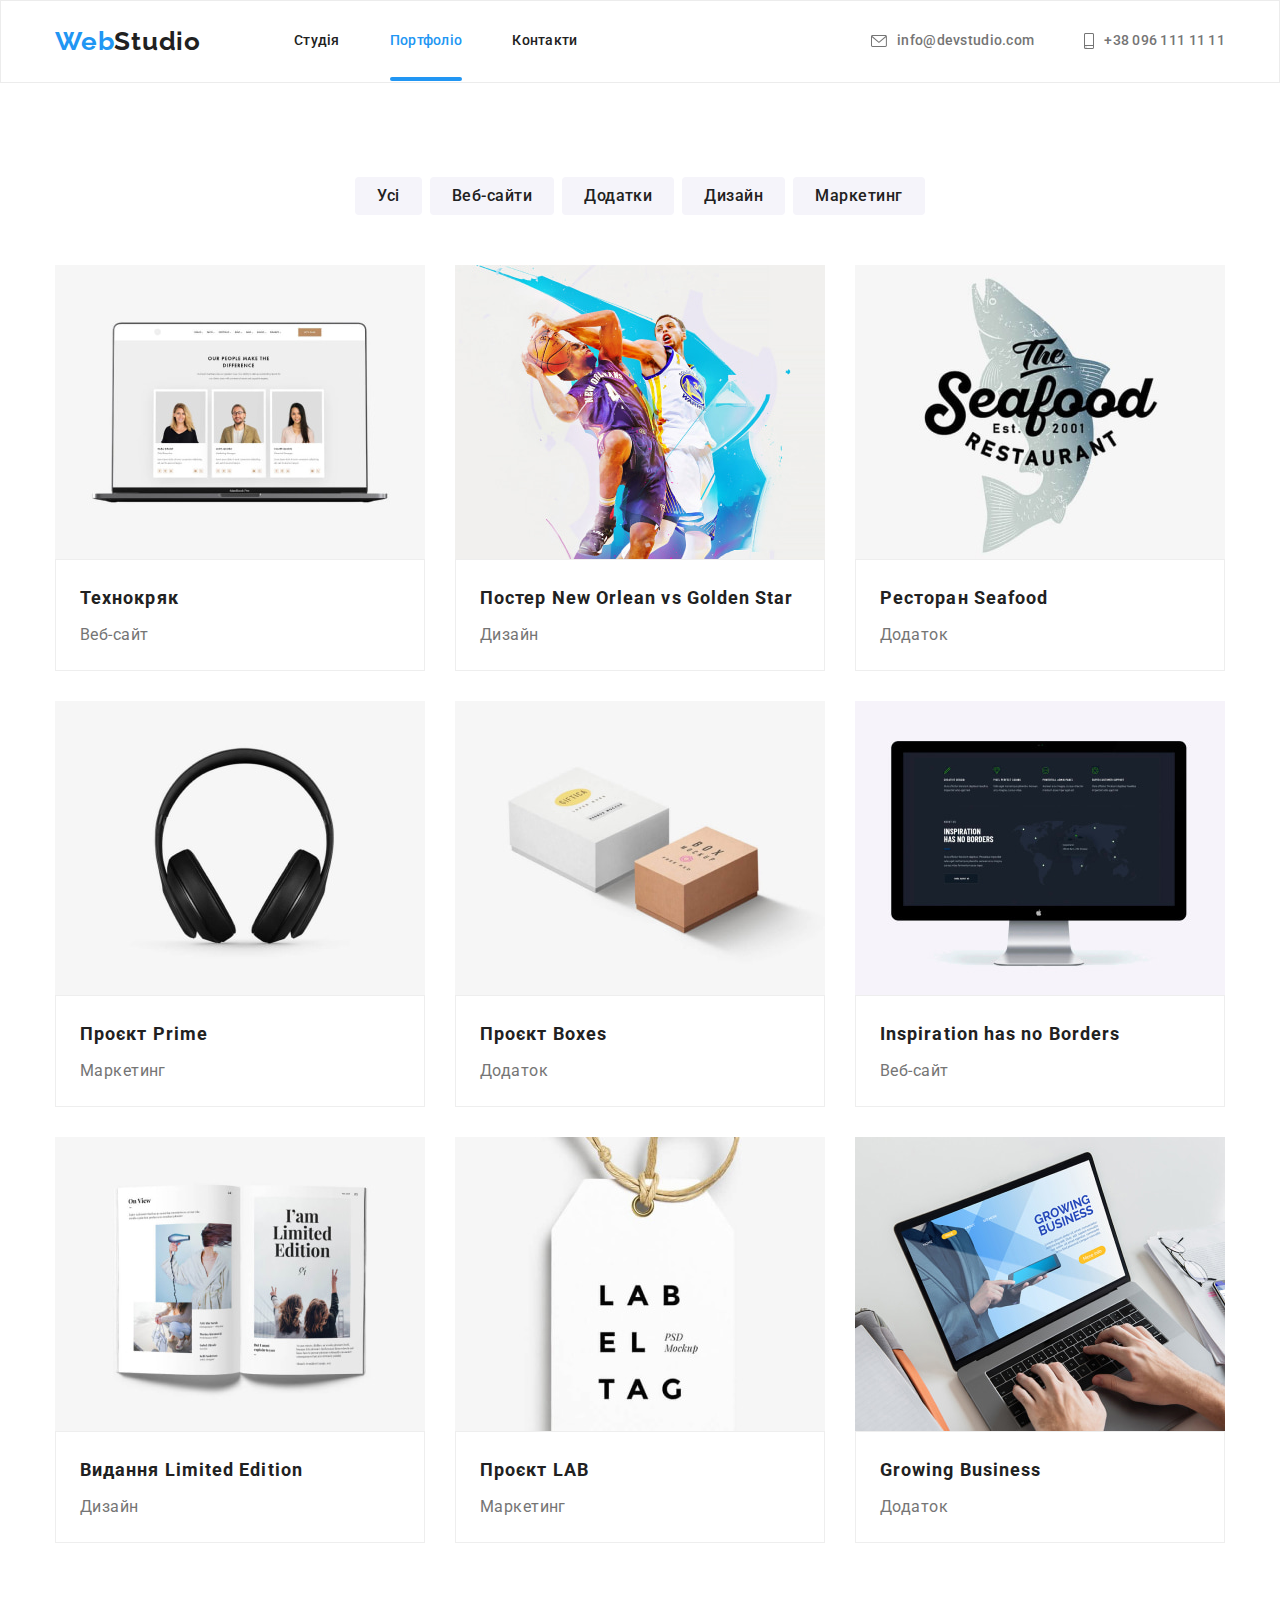
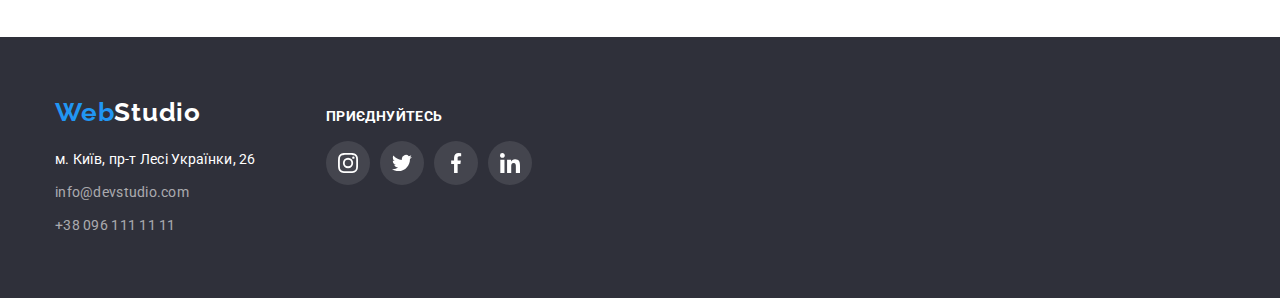
<file: portfolio.html>
<!DOCTYPE html>
<html lang="uk">

<head>
  <meta charset="UTF-8" />
  <meta http-equiv="X-UA-Compatible" content="IE=edge" />
  <meta name="viewport" content="width=device-width, initial-scale=1.0" />
  <title>Document</title>
  <link rel="preconnect" href="https://fonts.googleapis.com" />
  <link rel="preconnect" href="https://fonts.gstatic.com" crossorigin />
  <link href="https://fonts.googleapis.com/css2?family=Raleway:wght@700&family=Roboto:wght@400;500;700;900&display=swap"
    rel="stylesheet" />
  <link rel="stylesheet"
    href="https://cdnjs.cloudflare.com/ajax/libs/modern-normalize/1.1.0/modern-normalize.min.css" />

  <link rel="stylesheet" href="./css/styles.css" />
</head>

<body>
  <!-- Шапка-->
  <header class="header">
    <div class="conteiner main-menu">
      <nav class="main-nav">
        <a href="./index.html" class="logo link">Web<span class="logo-studio">Studio</span> </a>
        <!-- Навигація сайта -->
        <ul class="site-nav list">
          <li class="item"><a href="./index.html" class="link">Студія</a></li>
          <li class="item"><a href="./portfolio.html" class="link current">Портфоліо</a></li>
          <li class="item"><a href="#" class="link">Контакти</a></li>
        </ul>
      </nav>
      <ul class="auth-nav list">
        <li class="item auth-link">
          <a href="mailto:info@devstudio.com" class="link auth-link">
            <svg class="auth-symbol" height="12px" width=" 16px">
              <use href=" ./images/symbol.svg#icon-envelope">
              </use>
            </svg>info@devstudio.com</a>
        </li>
        <li class="item">
          <a href="tel:+380961111111" class="link auth-link">
            <svg class="auth-symbol" width="10px" height="16px">
              <use href=" ./images/symbol.svg#icon-smartphone">
              </use>
            </svg>+38 096 111 11 11
          </a>
        </li>
      </ul>
    </div>
  </header>
  <main>
    <section class="section-portfolio">
      <div class="conteiner">
        <ul class="portfolio-menu list">
          <li><button type="button" value="Усі" class="portfolio-btn">Усі</button></li>
          <li>
            <button type="button" value="Веб-сайти" class="portfolio-btn">Веб-сайти</button>
          </li>
          <li><button type="button" value="Додатки" class="portfolio-btn">Додатки</button></li>
          <li><button type="button" value="Дизайн" class="portfolio-btn">Дизайн</button></li>
          <li>
            <button type="button" value="Маркетинг" class="portfolio-btn">Маркетинг</button>
          </li>
        </ul>
        <h1 class="visually-hidden">Портфоліо</h1>
        <ul class="portfolio-list list">
          <li class="flex-element">
            <div class="portfolio-block">
              <p class="blok-text">Ресурс пропонує комплексні пропозиції з різним рівнем функціоналу та сервісів.
                Все це дозволить
                відвідувачу отримати
                вичерпні відомості про компанію чи приватну особу.</p>
              <img class="img" src="./images/portfolio-img-1.jpg" alt="фото з зображенням ноутбуку" width="370" />
            </div>
            <a href="index.html" class="portfolio-link link"></a>
            <div class="portfolio-item">
              <h2 class="portfolio-title">Технокряк</h2>
              <p class="portfolio-subtitle">Веб-сайт</p>
            </div>
          </li>
          <li class="flex-element">
            <div class="portfolio-block">
              <p class="blok-text">Ресурс пропонує комплексні пропозиції з різним рівнем функціоналу та сервісів. Все
                це дозволить
                відвідувачу отримати
                вичерпні відомості про компанію чи приватну особу.</p>
              <img src="./images/portfolio-img-2.jpg" alt="фото баскетболист кидає м'яч" width="370" />
            </div>
            <div class="portfolio-item">
              <h2 class="portfolio-title">Постер New Orlean vs Golden Star</h2>
              <p class="portfolio-subtitle">Дизайн</p>
            </div>
          </li>
          <li class="flex-element">
            <div class="portfolio-block">
              <p class="blok-text">Ресурс пропонує комплексні пропозиції з різним рівнем функціоналу та сервісів. Все
                це дозволить
                відвідувачу отримати
                вичерпні відомості про компанію чи приватну особу.</p>
              <img src="./images/portfolio-img-3.jpg" alt="логотип siafood" width="370" />
            </div>
            <div class="portfolio-item">
              <h2 class="portfolio-title">Ресторан Seafood</h2>
              <p class="portfolio-subtitle">Додаток</p>
            </div>
          </li>
          <li class="flex-element">
            <div class="portfolio-block">
              <p class="blok-text">Ресурс пропонує комплексні пропозиції з різним рівнем функціоналу та сервісів. Все
                це дозволить
                відвідувачу отримати
                вичерпні відомості про компанію чи приватну особу.</p>
              <img src="./images/portfolio-img-4.jpg" alt="фото навушників" width="370" />
            </div>
            <div class="portfolio-item">
              <h2 class="portfolio-title">Проєкт Prime</h2>
              <p class="portfolio-subtitle">Маркетинг</p>
            </div>
          </li>
          <li class="flex-element">
            <div class="portfolio-block">
              <p class="blok-text">Ресурс пропонує комплексні пропозиції з різним рівнем функціоналу та сервісів. Все
                це дозволить
                відвідувачу отримати
                вичерпні відомості про компанію чи приватну особу.</p>
              <img src="./images/portfolio-img-5.jpg" alt="фото упаковочних боксів" width="370" />
            </div>
            <div class="portfolio-item">
              <h2 class="portfolio-title">Проєкт Boxes</h2>
              <p class="portfolio-subtitle">Додаток</p>
            </div>
          </li>
          <li class="flex-element">
            <div class="portfolio-block">
              <p class="blok-text">Ресурс пропонує комплексні пропозиції з різним рівнем функціоналу та сервісів. Все
                це дозволить
                відвідувачу отримати
                вичерпні відомості про компанію чи приватну особу.</p>
              <img src="./images/portfolio-img-6.jpg" alt="фото комп'ютера Imac" width="370" />
            </div>
            <div class="portfolio-item">
              <h2 class="portfolio-title">Inspiration has no Borders</h2>
              <p class="portfolio-subtitle">Веб-сайт</p>
            </div>
          </li>
          <li class="flex-element">
            <div class="portfolio-block">
              <p class="blok-text">Ресурс пропонує комплексні пропозиції з різним рівнем функціоналу та сервісів. Все
                це дозволить
                відвідувачу отримати
                вичерпні відомості про компанію чи приватну особу.</p>
              <img src="./images/portfolio-img-7.jpg" alt="" width="370" />
            </div>
            <div class="portfolio-item">
              <h2 class="portfolio-title">Видання Limited Edition</h2>
              <p class="portfolio-subtitle">Дизайн</p>
            </div>
          </li>
          <li class="flex-element">
            <div class="portfolio-block">
              <p class="blok-text">Ресурс пропонує комплексні пропозиції з різним рівнем функціоналу та сервісів. Все
                це дозволить
                відвідувачу отримати
                вичерпні відомості про компанію чи приватну особу.</p>
              <img src="./images/portfolio-img-8.jpg" alt="" width="370" />
            </div>
            <div class="portfolio-item">
              <h2 class="portfolio-title">Проєкт LAB</h2>
              <p class="portfolio-subtitle">Маркетинг</p>
            </div>
          </li>
          <li class="flex-element">
            <div class="portfolio-block">
              <p class="blok-text">Ресурс пропонує комплексні пропозиції з різним рівнем функціоналу та сервісів. Все
                це дозволить
                відвідувачу отримати
                вичерпні відомості про компанію чи приватну особу.</p>
              <img src="./images/portfolio-img-9.jpg" alt="" width="370" />
            </div>
            <div class="portfolio-item">
              <h2 class="portfolio-title">Growing Business</h2>
              <p class="portfolio-subtitle">Додаток</p>
            </div>
          </li>
        </ul>
      </div>
    </section>
  </main>
  <footer class="footer">
    <div class="container">
      <div class="conteiner-logo">
        <a href="./index.html" class="logo link">Web<span class="footer-logo">Studio</span> </a>
        <address>
          <ul class="footer-link list">
            <li class="footer-item">
              <a href="https://goo.gl/maps/CPtrU1FHBa2aNyZL9" target="_blank" rel="noopener noreferrer nofollow"
                class="portfolio-adress link">м. Київ, пр-т Лесі Українки, 26</a>
            </li>
            <li class="footer-item">
              <a href="mailto:info@devstudio.com" class="portfolio-contacts link">info@devstudio.com</a>
            </li>
            <li class="footer-item">
              <a href="tel:+380961111111" class="portfolio-contacts link">+38 096 111 11 11</a>
            </li>
          </ul>
        </address>
      </div>
      <div>
        <p class="footer-title">приєднуйтесь</p>
        <ul class="footer-soc-list list">
          <li class="footer-soc-item">
            <a href="" class="footer-soc-link link">
              <svg class="footer-soc-icon" width="20px" height="20px">
                <use href="./images/symbol.svg#icon-instagram">
                </use>
              </svg>
            </a>
          </li>
          <li class="footer-soc-item">
            <a href="" class="footer-soc-link link">
              <svg class="footer-soc-icon" width="20px" height="20px">
                <use href="./images/symbol.svg#icon-twitter"></use>
              </svg>
            </a>
          </li>
          <li class="footer-soc-item">
            <a href="" class="footer-soc-link link">
              <svg class="footer-soc-icon" width="20px" height="20px">
                <use href="./images/symbol.svg#icon-facebook"></use>
              </svg>
            </a>
          </li>
          <li class="footer-soc-item">
            <a href="" class="footer-soc-link link">
              <svg class="footer-soc-icon" width="20px" height="20px">
                <use href="./images/symbol.svg#icon-linkedin"></use>
              </svg>
            </a>
            </a>
          </li>
        </ul>
      </div>
    </div>
  </footer>
</body>

</html>
</file>
<file: css/styles.css>
:root {
  --main-title-color: #212121;
  --second-title-color: #757575;
  --main-btn-color: #2196f3;
  --main-link-color: #2196f3;
  --transition-timing-function: cubic-bezier(0.4, 0, 0.2, 1);
}

body {
  font-family: Roboto, sans-serif;
  background-color: #ffffff;
  color: #757575;
  font-size: 14px;
  letter-spacing: 0.03em;
}

/* ----------------глобальне скиданя стилів---------------- */

p,
h1,
h2,
h3,
h4,
h5,
h6 {
  margin: 0;
}
ul,
ol {
  margin: 0;
  padding-left: 0;
}
button {
  display: block;
  cursor: pointer;
  border: none;
  border-radius: 4px;
}

address {
  font-style: normal;
  margin-top: 20px;
}

img {
  display: block;
}

html {
  box-sizing: border-box;
}

*,
*::beffore *::after {
  box-sizing: inherit;
}

.list {
  list-style: none;
  padding-left: 0;
  margin: 0;
}

.container {
  margin-left: auto;
  margin-right: auto;
  padding: 0px 15px;
  width: 1200px;
}

.link {
  text-decoration: none;
}

.list {
  list-style: none;
  padding: 0;
  margin: 0;
}

.conteiner {
  margin-left: auto;
  margin-right: auto;
  padding: 0 15px;
  width: 1200px;
}

.link {
  text-decoration: none;
}

.visually-hidden {
  position: absolute;
  white-space: nowrap;
  width: 1px;
  height: 1px;
  overflow: hidden;
  border: 0;
  padding: 0;
  clip: rect(0 0 0 0);
  clip-path: inset(50%);
  margin: -1px;
}

/* колір заголовков #212121 */
/* колір основного текста #757575 */
/* active 2196F3 */
/* свторинний колір фону #F5F4FA */

/* Header */
.logo {
  font-family: 'Raleway', sans-serif;
  font-style: normal;
  font-weight: 700;
  font-size: 26px;
  line-height: 1.19;
  letter-spacing: 0.03em;
  color: var(--main-link-color);
  transition-property: color;
  transition-duration: 250ms;
  transition-timing-function: var(--transition-timing-function);
}

.logo:hover,
.logo:focus {
  color: var(--main-link-color);
}

.logo-studio {
  color: var(--main-title-color);
  transition-property: color;
  transition-duration: 250ms;
  transition-timing-function: var(--transition-timing-function);
  transition-timing-function: var(--transition-timing-function);
}

.logo-studio:hover,
.logo-studio:focus {
  color: var(--main-link-color);
}

/* ----------------site nav---------------- */
.header {
  padding: 25px 0;
  border: 1px solid #ececec;
}
.main-menu {
  display: flex;
}

.main-nav {
  display: flex;
  align-items: center;
}

.site-nav .item:not(:last-child) {
  margin-right: 50px;
}

.site-nav {
  display: flex;
  margin-left: 93px;
}

.site-nav .link {
  display: block;
  color: var(--main-title-color);
  font-weight: 500;
  line-height: 1.14;
  letter-spacing: 0.02em;
  transition-property: color;
  transition-duration: 250ms;
  transition-timing-function: var(--transition-timing-function);
}

.site-nav .link:hover,
.site-nav .link:focus {
  color: #2196f3;
}

.auth-contacts {
  display: flex;
}
.auth-nav {
  display: flex;
  align-items: center;
  margin-left: auto;
}

.auth-link {
  font-weight: 500;
  line-height: 1.14;
  letter-spacing: 0.02em;
  color: var(--second-title-color);
  display: flex;
  align-items: center;
  transition-property: color;
  transition-duration: 250ms;
  transition-timing-function: var(--transition-timing-function);
}

.auth-nav .link:hover,
.auth-nav .link:focus {
  color: #2196f3;
}

.site-nav li .current {
  color: var(--main-link-color);
}

.item {
  position: relative;
}

.link.current::after {
  content: '';
  position: absolute;
  bottom: -32px;
  right: 0;
  display: block;
  width: 100%;
  height: 4px;
  border-radius: 2px;
  background: #2196f3;
}

.auth-nav .item + .item {
  margin-left: 50px;
}

.auth-symbol {
  fill: currentColor;
  margin-right: 10px;
}

.auth-symbol:hover,
.auth-symbol:focus {
  color: #2196f3;
}

/* ----------------Hero---------------- */

.hero-list {
  display: flex;
  gap: 30px;
}

.hero-list .item {
  width: 270px;
}

.hero-title {
  width: 696px;
  margin: 0 auto;
  margin-bottom: 30px;
  font-weight: 900;
  font-size: 44px;
  line-height: 1.36;
  text-align: center;
  letter-spacing: 0.06em;
  text-transform: uppercase;
  color: #ffffff;
}

.hero {
  background: #2f303a;
  background-image: linear-gradient(rgba(47, 48, 58, 0.4), rgba(47, 48, 58, 0.4)),
    url(../images/bg-hero.jpg);
  text-align: center;
  padding: 200px 0;
  background-repeat: no-repeat;
  background-position: center;
  background-size: cover;
  max-width: 1600px;
  height: 600px;
  margin: 0 auto;
}

.btn {
  display: inline-block;
  min-width: 216px;
  font-family: inherit;
  font-weight: 700;
  font-size: 16px;
  line-height: 1.88;
  letter-spacing: 0.06em;
  color: #ffffff;
  background-color: #2196f3;
  cursor: pointer;
  box-shadow: 0px 4px 4px rgba(0, 0, 0, 0.15);
  border-radius: 4px;
  padding: 10px 32px;
  border: none;
  transition-property: color background-color;
  transition-duration: 250ms;
  transition-timing-function: var(--transition-timing-function);
}

.btn.primary {
  color: #ffffff;
  background-color: #2196f3;
}

.btn.secondary {
  color: #2196f3;
  background-color: #ffffff;
}

.btn:hover,
.btn:focus {
  color: var(--main-btn-color);
  background-color: #ffffff;
}

.section-title {
  margin-top: 0;
  margin-bottom: 50px;
  font-weight: 700;
  font-size: 36px;
  line-height: 1.17;
  text-align: center;
  color: var(--main-title-color);
}

.backdrop {
  position: fixed;
  top: 0;
  left: 0;
  width: 100%;
  height: 100%;
  opacity: 1;
  background-color: rgba(0, 0, 0, 0.6);
  transition-property: opacity, visibility;
  transition-duration: 250ms;
  transition-timing-function: var(--transition-timing-function);
}

.backdrop.is-hidden {
  opacity: 0;
  visibility: hidden;
  pointer-events: none;
}

.backdrop.is-hidden .modal {
  transform: translate(-50%, -50%) scale(0.7);
}

.modal {
  height: 528px;
  width: 581px;
  background: #ffffff;
  position: absolute;
  top: 50%;
  left: 50%;
  box-shadow: 0px 1px 3px rgba(0, 0, 0, 0.12), 0px 1px 1px rgba(0, 0, 0, 0.14),
    0px 2px 1px rgba(0, 0, 0, 0.2);
  border-radius: 4px;
  padding: 40px;
  transform: scale(1) translate(-50%, -50%);
  transition: transform 250ms cubic-bezier(0.4, 0, 0.2, 1);
}

.modal-close {
  position: absolute;
  width: 30px;
  height: 30px;
  right: 8px;
  top: 8px;
  border-radius: 50%;
  background: #ffffff;
  border: 1px solid rgba(0, 0, 0, 0.1);
  display: flex;
  align-items: center;
  justify-content: center;
  cursor: pointer;
}

.modal-close:hover {
  background-color: var(--main-link-color);
  color: #ffffff;
}
/* ----------------Переваги---------------- */

.benefits {
  margin-bottom: 0px;
  margin-top: 0;
  padding: 94px 0;
}

.benefits-block {
  height: 120px;
  width: 270px;
  background-color: #f5f4fa;
  margin-bottom: 30px;
  display: flex;
  align-items: center;
  justify-content: center;
  border-radius: 4px;
}

.benefits-title {
  margin-top: 0;
  margin-bottom: 10px;
  font-weight: 700;
  font-size: 14px;
  line-height: 1.14;
  text-transform: uppercase;
  color: var(--main-title-color);
  width: 270px;
}

.benefits-subtitle {
  margin-top: 0;
  margin-bottom: 0;
  line-height: 1.71;
  width: 270px;
}
.benefits-icon {
  max-width: ;
}

/* ------------- Опис послуг--------------- */
.work {
  padding: 94px 0;
  padding-top: 0;
}

  display: flex;
  gap: 30px;
}
.section-subtitle {
  color: var(--second-title-color);
}

.worl-item {
  position: relative;
}

.work-text {
  font-weight: 700;

  line-height: 1.14;

  text-transform: uppercase;
  color: #ffffff;
  width: 370px;
  height: 70px;
  background-color: rgba(47, 48, 58, 0.8);
  position: absolute;
  bottom: 0;
  display: flex;
  justify-content: center;
  align-items: center;
}

/* ------------- Наша команда--------------- */

.team {
  padding: 94px 0;
  background: #f5f4fa;
}

.team-list {
  display: flex;
  gap: 30px;
}

.team-text {
  padding-top: 30px;
  padding-bottom: 30px;
}

.team-title {
  font-size: 16px;
  line-height: 1.19;
  text-align: center;
  color: var(--main-title-color);
}

.team-subtitle {
  font-weight: 400;
  font-size: 16px;
  line-height: 1.19;
  text-align: center;
  color: var(--second-title-color);
  margin-top: 10px;
}

.team-soc-list {
  display: flex;
  justify-content: center;
  gap: 10px;
  margin-top: 16px;
}

.team-soc-item {
  width: 44px;
  height: 44px;
}
.team-soc-link {
  width: 100%;
  height: 100%;
  border-radius: 50%;
  display: flex;
  align-items: center;
  justify-content: center;
  color: #afb1b8;
  transition-property: background-color, color;
  transition-duration: 250ms;
  transition-timing-function: var(--transition-timing-function);
}

.team-soc-link:hover,
.team-soc-link:focus {
  background-color: var(--main-link-color);
  color: #ffffff;
}

.team-soc-icon {
  fill: currentColor;
}

.team-person {
  background: #ffffff;
  /* material shadow v1 */

  box-shadow: 0px 1px 3px rgba(0, 0, 0, 0.12), 0px 1px 1px rgba(0, 0, 0, 0.14),
    0px 2px 1px rgba(0, 0, 0, 0.2);
  border-radius: 0px 0px 4px 4px;
}

/* ----------------Постійні клієнти---------------- */
.clients {
  padding: 94px 0;
}
.clients-list {
  display: flex;
  gap: 30px;
}

.clients-item {
  width: calc((1200px - 180px) / 6);
  height: 92px;
}
.clients-link {
  width: 100%;
  height: 100%;
  fill: #afb1b8;
  display: flex;
  align-items: center;
  justify-content: center;
  border: 1px solid #afb1b8;
  border-radius: 5px;
  transition-property: border-color, fill;
  transition-duration: 250ms;
  transition-timing-function: var(--transition-timing-function);
}

.clients-link:hover,
.clients-link:focus {
  border-color: var(--main-link-color);
  fill: var(--main-btn-color);
}

/* ----------------Портфоліо---------------- */
.section-portfolio {
  padding: 94px 0;
}

.portfolio-menu {
  display: flex;
  gap: 8px;
  justify-content: center;
  margin-bottom: 50px;
}

.portfolio-list {
  display: flex;
  flex-wrap: wrap;
  gap: 30px;
}

.flex-element {
  width: 370px;
}

.visually-hidden {
  position: absolute;
  width: 1px;
  height: 1px;
  margin: -1px;
  border: 0;
  padding: 0;
  white-space: nowrap;
  clip-path: inset(100%);
  clip: rect(0 0 0 0);
  overflow: hidden;
}

.portfolio-title {
  font-weight: 700;
  font-size: 18px;
  line-height: 2;
  letter-spacing: 0.06em;
  color: var(--main-title-color);
}

.portfolio-subtitle {
  font-size: 16px;
  line-height: 1.88;
  color: var(--second-title-color);
  margin-top: 4px;
}

.portfolio-item {
  padding: 20px 24px;
  border: 1px solid #eeeeee;
}
.flex-element:nth-child(3n) {
  margin-right: 0;
}

.portfolio-btn {
  font-family: 'Roboto';
  font-style: normal;
  font-weight: 500;
  font-size: 16px;
  line-height: 1.62;
  text-align: center;
  letter-spacing: 0.03em;
  color: var(--main-title-color);
  background-color: #f5f4fa;
  cursor: pointer;
  padding: 6px 22px;
  transition-property: color, background-color, box-shadow;
  transition-duration: 250ms;
  transition-timing-function: var(--transition-timing-function);
}

.portfolio-btn:hover,
.portfolio-btn:focus {
  color: #ffffff;
  background-color: #2196f3;
  box-shadow: 0px 3px 1px rgba(0, 0, 0, 0.1), 0px 1px 2px rgba(0, 0, 0, 0.08),
    0px 2px 2px rgba(0, 0, 0, 0.12);
}

.portfolio-adress {
  line-height: 1.71;
  letter-spacing: 0.02em;
  color: #ffffff;
  transition-property: color;
  transition-duration: 250ms;
  transition-timing-function: var(--transition-timing-function);
}

.portfolio-adress:hover,
.portfolio-adress:focus {
  color: #2196f3;
}

.portfolio-contacts {
  line-height: 1.71;
  letter-spacing: 0.02em;
  color: rgba(255, 255, 255, 0.6);
  transition-property: color, box-shadow;
  transition-duration: 250ms;
  transition-timing-function: var(--transition-timing-function);
}

.portfolio-contacts:hover,
.portfolio-contacts:focus {
  color: #2196f3;
}

.img {
  display: block;
  max-width: 100%;
  height: auto;
}

.flex-element:hover,
.flex-element:focus {
  box-shadow: 0px 1px 1px rgba(0, 0, 0, 0.12), 0px 4px 4px rgba(0, 0, 0, 0.06),
    1px 4px 6px rgba(0, 0, 0, 0.16);
}

.flex-element:hover .blok-text,
.flex-element:focus .blok-text {
  transform: translateY(0);
}

.portfolio-block {
  position: relative;
  transition-property: transform;
  transition-duration: 250ms;
  transition-timing-function: ease-in-out;
  overflow: hidden;
}

.blok-text {
  width: 100%;
  height: 100%;
  position: absolute;
  background: rgba(33, 150, 243, 0.9);
  transform: translateY(100%);
  transition: transform;
  transition-property: transform;
  transition-duration: 250ms;
  transition-timing-function: ease-in-out;
  /* overflow: hidden; */
  padding: 20px 43px;
  font-size: 18px;
  line-height: 1.56;
  letter-spacing: 0.03em;
  color: #ffffff;
}

.ortfolio-link {
  display: block;
}

/* ----------------Footer---------------- */

.footer {
  background-color: #2f303a;
  padding: 60px 0;
}

.conteiner-div {
  margin-left: auto;
  margin-right: auto;
  padding: 0 15px;
  width: 1200px;
}

.footer .container {
  display: flex;
  align-items: baseline;
}
.conteiner-logo {
  margin-right: 70px;
}

.footer-link {
  font-style: normal;
}

.footer-logo {
  font-family: 'Raleway', sans-serif;
  font-style: normal;
  font-weight: 700;
  font-size: 26px;
  line-height: 1.19;
  letter-spacing: 0.03em;
  color: #ffffff;
}

.footer-item:not(:last-child) {
  margin-bottom: 9px;
}

.footer-title {
  font-weight: 700;
  font-size: 14px;
  line-height: 1.14;
  letter-spacing: 0.03em;
  text-transform: uppercase;
  color: #ffffff;
}
/* тест соц */
.footer-soc-list {
  display: flex;
  justify-content: center;
  gap: 10px;
  margin-top: 16px;
}

.footer-soc-item {
  width: 44px;
  height: 44px;
}
.footer-soc-link {
  width: 100%;
  height: 100%;
  border-radius: 50%;
  display: flex;
  align-items: center;
  justify-content: center;
  color: #ffffff;
  background-color: rgba(255, 255, 255, 0.1);
  transition-property: background-color;
  transition-duration: 250ms;
  transition-timing-function: var(--transition-timing-function);
}

.footer-soc-link:hover,
.footer-soc-link:focus {
  background-color: var(--main-link-color);
}

.footer-soc-icon {
  fill: currentColor;
}
</file>
